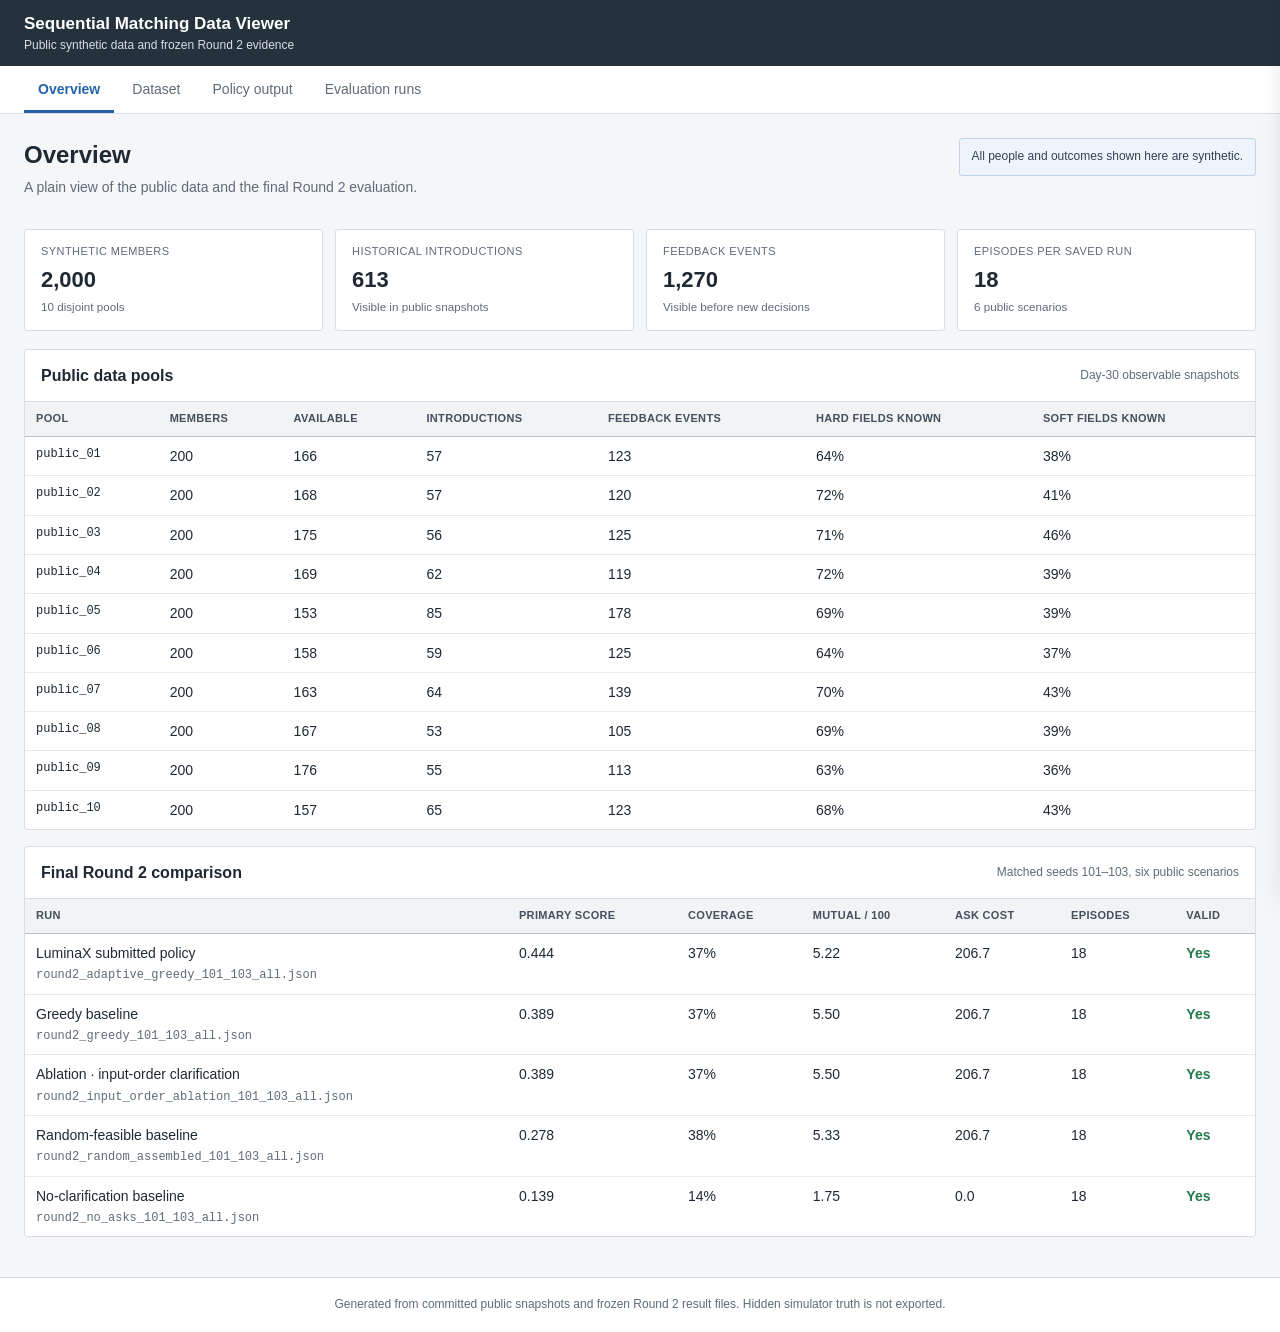
<file: index.html>
<!doctype html>
<html lang="en">
<head>
  <meta charset="utf-8">
  <meta name="viewport" content="width=device-width, initial-scale=1">
  <meta name="description" content="Viewer for the sequential matching dataset and frozen Round 2 evaluation evidence.">
  <title>Sequential Matching Data Viewer</title>
  <link rel="stylesheet" href="styles.css">
</head>
<body>
  <header class="app-header">
    <div>
      <strong>Sequential Matching Data Viewer</strong>
      <span>Public synthetic data and frozen Round 2 evidence</span>
    </div>
  </header>

  <nav class="tabs" aria-label="Viewer sections">
    <button class="tab active" data-view="overview">Overview</button>
    <button class="tab" data-view="dataset">Dataset</button>
    <button class="tab" data-view="output">Policy output</button>
    <button class="tab" data-view="runs">Evaluation runs</button>
  </nav>

  <main>
    <section class="view active" id="view-overview">
      <div class="page-heading">
        <div><h1>Overview</h1><p>A plain view of the public data and the final Round 2 evaluation.</p></div>
        <div class="notice">All people and outcomes shown here are synthetic.</div>
      </div>
      <div class="summary-grid" id="overview-summary"></div>

      <section class="card">
        <div class="card-heading"><h2>Public data pools</h2><span>Day-30 observable snapshots</span></div>
        <div class="table-wrap">
          <table>
            <thead><tr><th>Pool</th><th>Members</th><th>Available</th><th>Introductions</th><th>Feedback events</th><th>Hard fields known</th><th>Soft fields known</th></tr></thead>
            <tbody id="pool-overview-rows"></tbody>
          </table>
        </div>
      </section>

      <section class="card">
        <div class="card-heading"><h2>Final Round 2 comparison</h2><span>Matched seeds 101–103, six public scenarios</span></div>
        <div class="table-wrap">
          <table>
            <thead><tr><th>Run</th><th>Primary score</th><th>Coverage</th><th>Mutual / 100</th><th>Ask cost</th><th>Episodes</th><th>Valid</th></tr></thead>
            <tbody id="overview-run-rows"></tbody>
          </table>
        </div>
      </section>
    </section>

    <section class="view" id="view-dataset">
      <div class="page-heading"><div><h1>Dataset</h1><p>Inspect the exact observable profile fields supplied to a policy.</p></div></div>
      <div class="filters">
        <label>Pool<select id="pool-select"></select></label>
        <label>Search<input id="member-search" type="search" placeholder="Member ID, zone or gender"></label>
        <label>Availability<select id="availability-filter"><option value="all">All members</option><option value="available">Available</option><option value="unavailable">Unavailable</option></select></label>
      </div>
      <div class="summary-grid compact" id="dataset-summary"></div>
      <section class="card">
        <div class="card-heading"><h2>Profiles</h2><span id="member-count"></span></div>
        <div class="table-wrap tall-table">
          <table>
            <thead><tr><th>Member ID</th><th>Age</th><th>Gender</th><th>Zone</th><th>Arrived</th><th>Available</th><th>Hard known</th><th>Soft known</th></tr></thead>
            <tbody id="member-rows"></tbody>
          </table>
        </div>
        <div class="table-actions"><button id="show-more-members">Show 50 more</button><span>Click a row for every observable field.</span></div>
      </section>
    </section>

    <section class="view" id="view-output">
      <div class="page-heading"><div><h1>Policy output</h1><p>Recommendations produced from one public day-30 snapshot. The page does not depend on how the policy is implemented.</p></div></div>
      <div class="filters one-line"><label>Pool<select id="output-pool"></select></label></div>
      <div class="summary-grid compact" id="output-summary"></div>

      <div class="two-column">
        <section class="card">
          <div class="card-heading"><h2>Clarification requests</h2><span>Questions requested before matching</span></div>
          <div class="table-wrap"><table><thead><tr><th>#</th><th>Member</th><th>Request</th><th>Cost</th></tr></thead><tbody id="ask-rows"></tbody></table></div>
        </section>
        <section class="card">
          <div class="card-heading"><h2>Selected matches</h2><span>Non-overlapping reciprocal pairs</span></div>
          <div class="table-wrap"><table><thead><tr><th>#</th><th>Member A</th><th>Member B</th><th>Status</th></tr></thead><tbody id="match-rows"></tbody></table></div>
        </section>
      </div>

      <section class="card">
        <div class="card-heading"><h2>Candidate pair scores</h2><span>Top 100 feasible edges; selected pairs are marked</span></div>
        <div class="table-wrap tall-table"><table><thead><tr><th>Member A</th><th>Member B</th><th>Zone A</th><th>Zone B</th><th>Score</th><th>Selected</th></tr></thead><tbody id="edge-rows"></tbody></table></div>
      </section>

      <section class="card">
        <div class="card-heading"><h2>Observed feedback in snapshot</h2><span>Historical events available before this recommendation</span></div>
        <div class="table-wrap"><table><thead><tr><th>Event type</th><th>Count</th></tr></thead><tbody id="feedback-rows"></tbody></table></div>
      </section>
    </section>

    <section class="view" id="view-runs">
      <div class="page-heading">
        <div><h1>Evaluation runs</h1><p>Open a saved result file and inspect its aggregate, scenario, and episode-level output.</p></div>
        <div class="notice warning">Public simulator evidence, not a private leaderboard result.</div>
      </div>
      <div class="filters one-line"><label>Saved run<select id="run-select"></select></label></div>
      <div class="summary-grid compact" id="run-summary"></div>

      <section class="card">
        <div class="card-heading"><h2>Scenario results</h2><span>Means from matched public seeds</span></div>
        <div class="table-wrap"><table><thead><tr><th>Scenario</th><th>MSMI / 100</th><th>Coverage</th><th>Mutual / 100</th><th>Ask cost</th></tr></thead><tbody id="scenario-rows"></tbody></table></div>
      </section>

      <section class="card">
        <div class="card-heading"><h2>Episode output</h2><span>One row per seed and scenario</span></div>
        <div class="table-wrap tall-table"><table><thead><tr><th>Seed</th><th>Scenario</th><th>Valid</th><th>Assignments</th><th>Mutual</th><th>Dates</th><th>MSMI</th><th>Coverage</th><th>Ask cost</th><th>Missing feedback</th></tr></thead><tbody id="episode-rows"></tbody></table></div>
      </section>
    </section>
  </main>

  <aside class="drawer" id="member-drawer" aria-hidden="true">
    <div class="drawer-header"><strong>Observable member record</strong><button id="drawer-close" aria-label="Close member details">Close</button></div>
    <div id="drawer-content"></div>
  </aside>
  <div class="scrim" id="drawer-scrim"></div>

  <footer>Generated from committed public snapshots and frozen Round 2 result files. Hidden simulator truth is not exported.</footer>
  <script src="app.js"></script>
</body>
</html>
</file>
<file: styles.css>
:root {
  color-scheme: light;
  --bg: #f5f6f8;
  --surface: #ffffff;
  --border: #d9dde4;
  --border-dark: #b8bec8;
  --text: #1f2933;
  --muted: #5f6b78;
  --blue: #2563a8;
  --blue-light: #eaf2fb;
  --green: #237a4b;
  --red: #b42318;
}

* { box-sizing: border-box; }
body { margin: 0; background: var(--bg); color: var(--text); font-family: Arial, Helvetica, sans-serif; font-size: 14px; line-height: 1.45; }
button, input, select { font: inherit; }
button { cursor: pointer; }

.app-header { min-height: 64px; padding: 12px 24px; background: #25313d; color: #fff; display: flex; align-items: center; justify-content: space-between; gap: 20px; }
.app-header div { display: flex; flex-direction: column; }
.app-header strong { font-size: 17px; }
.app-header span { color: #d7dee7; font-size: 12px; }

.tabs { padding: 0 24px; background: var(--surface); border-bottom: 1px solid var(--border); display: flex; gap: 4px; position: sticky; top: 0; z-index: 10; }
.tab { padding: 13px 14px 11px; color: var(--muted); background: transparent; border: 0; border-bottom: 3px solid transparent; }
.tab:hover { color: var(--text); background: #f7f8fa; }
.tab.active { color: var(--blue); border-bottom-color: var(--blue); font-weight: 700; }

main { max-width: 1480px; margin: 0 auto; padding: 24px; }
.view { display: none; }
.view.active { display: block; }
.page-heading { margin-bottom: 18px; display: flex; align-items: flex-start; justify-content: space-between; gap: 24px; }
h1, h2, h3, p { margin-top: 0; }
h1 { margin-bottom: 4px; font-size: 24px; }
h2 { margin-bottom: 0; font-size: 16px; }
.page-heading p, .card-heading span, .table-actions span { color: var(--muted); }
.notice { max-width: 430px; padding: 9px 12px; color: #344054; background: #eef4fb; border: 1px solid #bfd4eb; border-radius: 3px; font-size: 12px; }
.notice.warning { color: #704d00; background: #fff8e1; border-color: #ead38a; }

.summary-grid { display: grid; grid-template-columns: repeat(4, minmax(150px, 1fr)); gap: 12px; margin-bottom: 18px; }
.summary-grid.compact { grid-template-columns: repeat(5, minmax(130px, 1fr)); }
.summary-item { padding: 14px 16px; background: var(--surface); border: 1px solid var(--border); border-radius: 3px; }
.summary-item span { display: block; margin-bottom: 4px; color: var(--muted); font-size: 11px; text-transform: uppercase; letter-spacing: .04em; }
.summary-item strong { font-size: 22px; font-weight: 600; }
.summary-item small { display: block; margin-top: 3px; color: var(--muted); }

.card { margin-bottom: 16px; background: var(--surface); border: 1px solid var(--border); border-radius: 3px; overflow: hidden; }
.card-heading { min-height: 52px; padding: 13px 16px; border-bottom: 1px solid var(--border); display: flex; align-items: center; justify-content: space-between; gap: 20px; }
.card-heading span { font-size: 12px; text-align: right; }

.filters { margin-bottom: 16px; padding: 14px; background: var(--surface); border: 1px solid var(--border); display: grid; grid-template-columns: 220px 1fr 220px; gap: 12px; }
.filters.one-line { grid-template-columns: minmax(260px, 430px); }
label { color: #46525f; font-size: 12px; font-weight: 700; }
select, input { width: 100%; height: 38px; margin-top: 5px; padding: 7px 9px; color: var(--text); background: #fff; border: 1px solid var(--border-dark); border-radius: 2px; }
select:focus, input:focus, button:focus { outline: 2px solid #8bb9ea; outline-offset: 1px; }

.table-wrap { overflow: auto; }
.tall-table { max-height: 560px; }
table { width: 100%; border-collapse: collapse; white-space: nowrap; }
th { position: sticky; top: 0; z-index: 1; padding: 9px 11px; color: #44505d; background: #f1f3f5; border-bottom: 1px solid var(--border-dark); text-align: left; font-size: 11px; text-transform: uppercase; letter-spacing: .03em; }
td { padding: 9px 11px; border-bottom: 1px solid #e7e9ed; vertical-align: top; }
tbody tr:last-child td { border-bottom: 0; }
tbody tr:hover { background: #f7faff; }
tr.clickable { cursor: pointer; }
tr.selected { background: var(--blue-light); }
.mono { font-family: Consolas, "Courier New", monospace; font-size: 12px; }
.muted { color: var(--muted); }
.yes { color: var(--green); font-weight: 700; }
.no { color: var(--red); }
.empty { padding: 22px; color: var(--muted); text-align: center; }
.tag { display: inline-block; padding: 2px 6px; border: 1px solid var(--border-dark); border-radius: 3px; font-size: 11px; }
.tag.selected { color: #174d87; background: var(--blue-light); border-color: #a9c8e8; }

.table-actions { padding: 10px 14px; border-top: 1px solid var(--border); display: flex; align-items: center; gap: 12px; }
.table-actions button, .drawer-header button { padding: 6px 10px; color: #174d87; background: #fff; border: 1px solid #9fb4ca; border-radius: 2px; }
.two-column { display: grid; grid-template-columns: 1fr 1fr; gap: 16px; }

.drawer { position: fixed; top: 0; right: 0; z-index: 30; width: min(620px, 94vw); height: 100vh; background: #fff; border-left: 1px solid var(--border-dark); box-shadow: -8px 0 25px rgb(0 0 0 / 12%); transform: translateX(102%); transition: transform .16s ease; overflow: auto; }
.drawer.open { transform: translateX(0); }
.drawer-header { position: sticky; top: 0; z-index: 2; padding: 13px 16px; background: #f5f6f8; border-bottom: 1px solid var(--border); display: flex; align-items: center; justify-content: space-between; }
#drawer-content { padding: 18px; }
.member-title { margin-bottom: 2px; font-size: 20px; }
.member-meta { margin-bottom: 18px; color: var(--muted); }
.field-section { margin-top: 20px; }
.field-section h3 { margin-bottom: 7px; font-size: 14px; }
.field-row { display: grid; grid-template-columns: 180px 1fr 100px; gap: 10px; padding: 8px 0; border-bottom: 1px solid #e7e9ed; }
.field-row span:last-child { color: var(--muted); font-size: 12px; }
.scrim { position: fixed; inset: 0; z-index: 20; display: none; background: rgb(0 0 0 / 25%); }
.scrim.open { display: block; }

footer { padding: 18px 24px; color: var(--muted); background: #fff; border-top: 1px solid var(--border); text-align: center; font-size: 12px; }

@media (max-width: 900px) {
  main { padding: 16px; }
  .summary-grid, .summary-grid.compact { grid-template-columns: repeat(2, 1fr); }
  .filters { grid-template-columns: 1fr; }
  .two-column { grid-template-columns: 1fr; }
  .page-heading { flex-direction: column; gap: 8px; }
}

@media (max-width: 600px) {
  .app-header { padding: 10px 14px; }
  .tabs { padding: 0 8px; overflow-x: auto; }
  .tab { white-space: nowrap; }
  main { padding: 12px; }
  .summary-grid, .summary-grid.compact { grid-template-columns: 1fr 1fr; }
  .field-row { grid-template-columns: 1fr; gap: 2px; }
}
</file>
